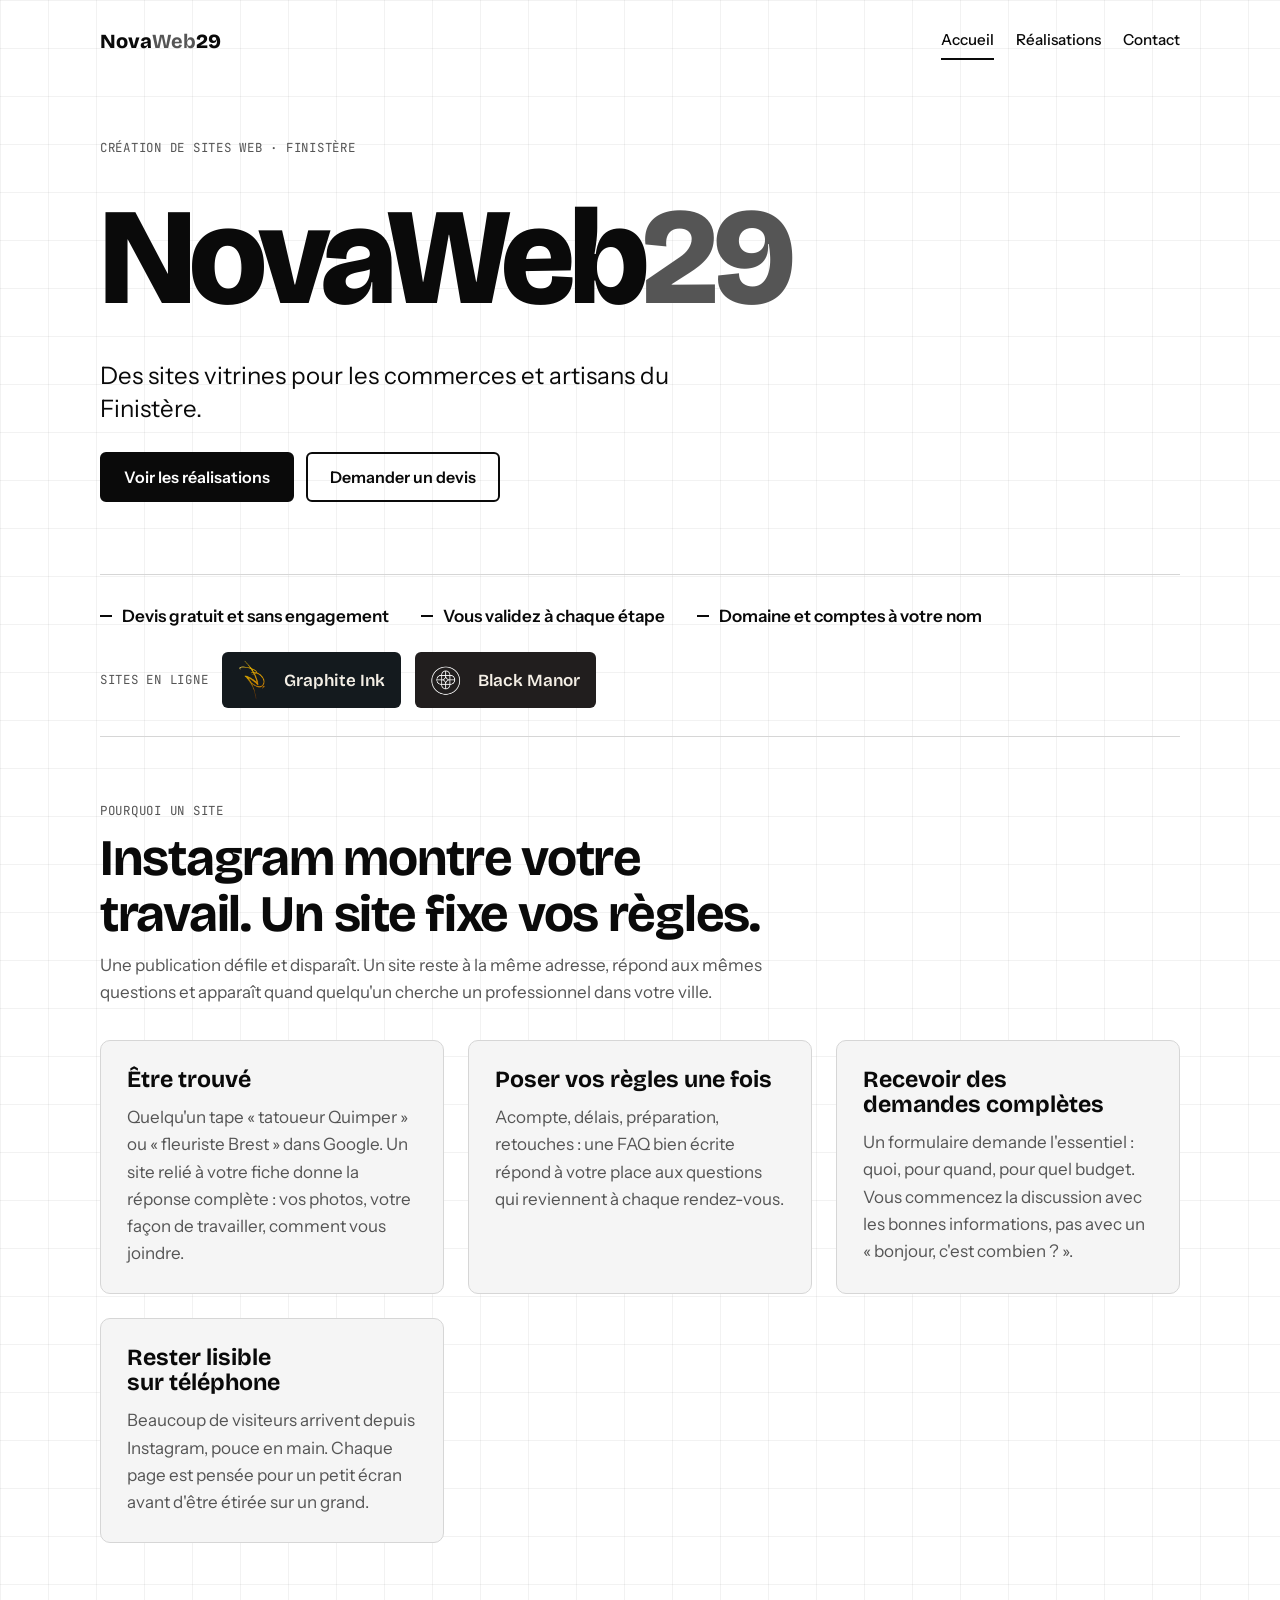
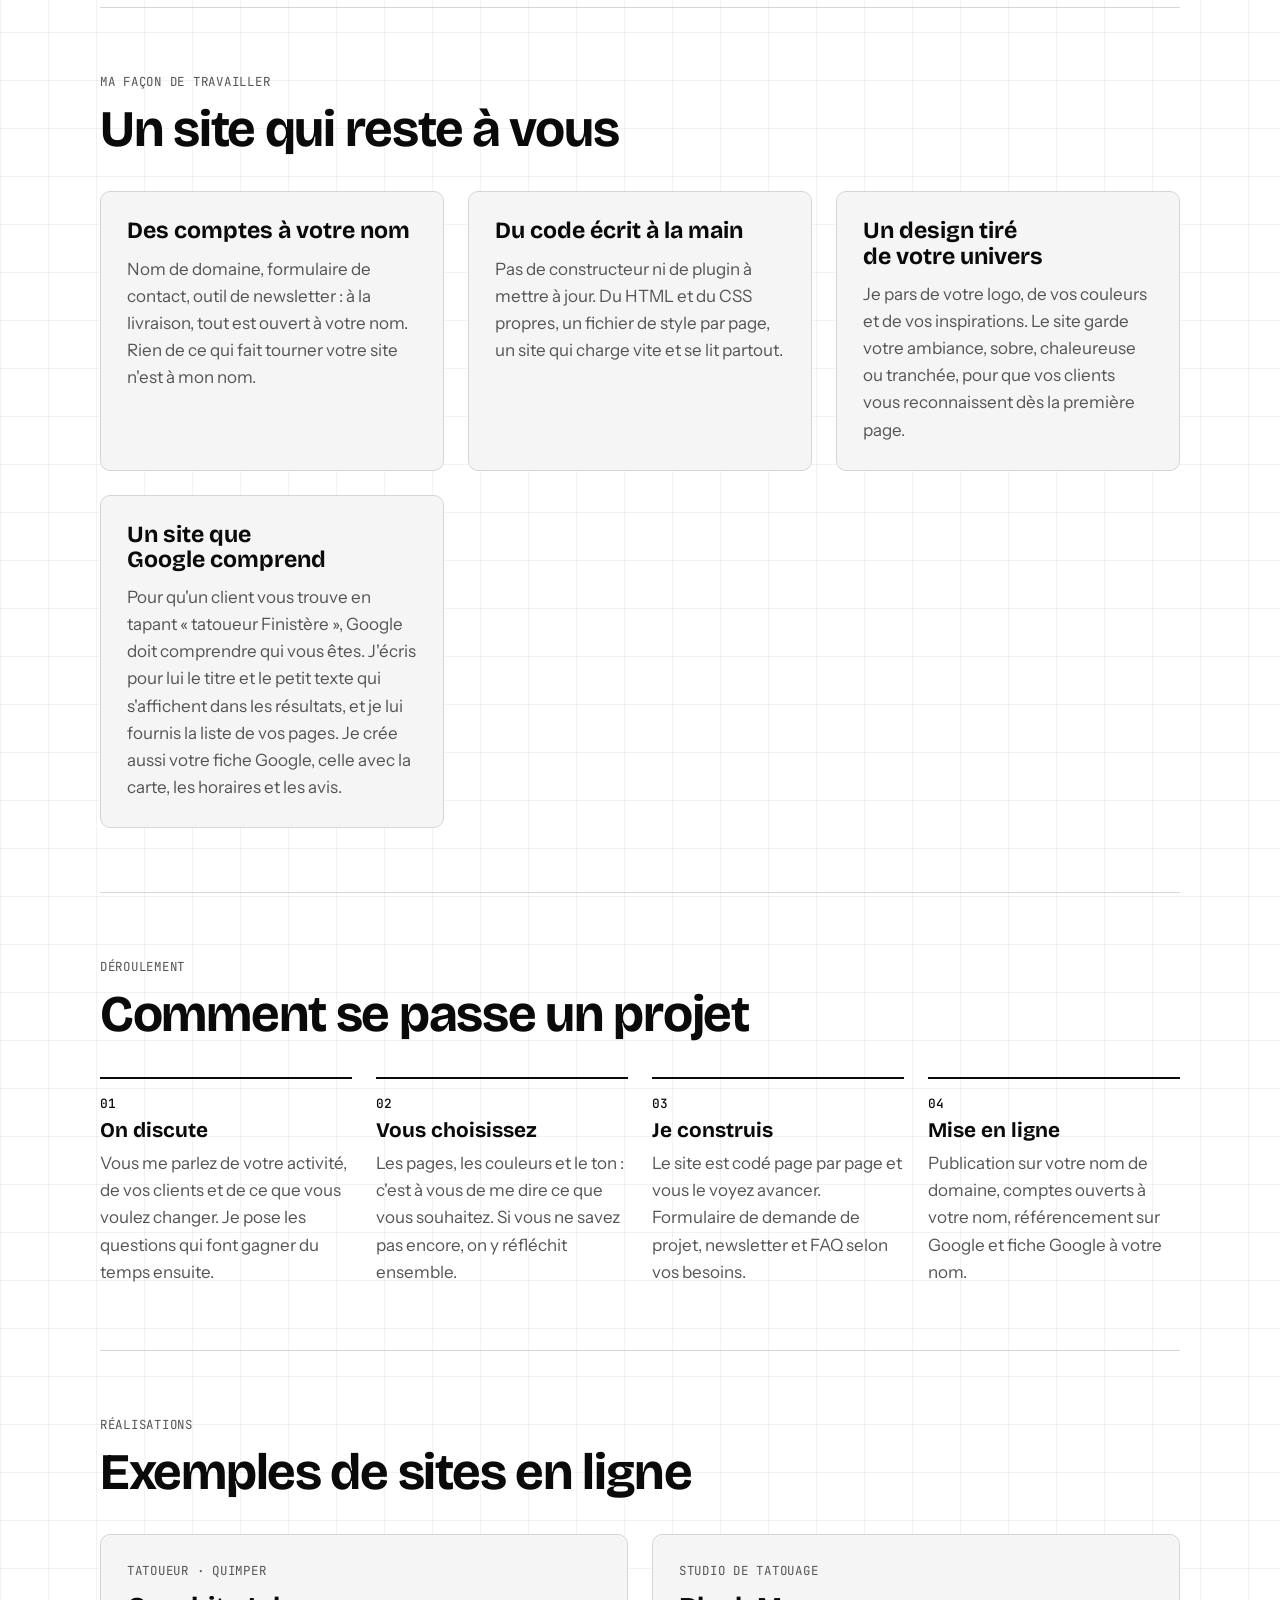
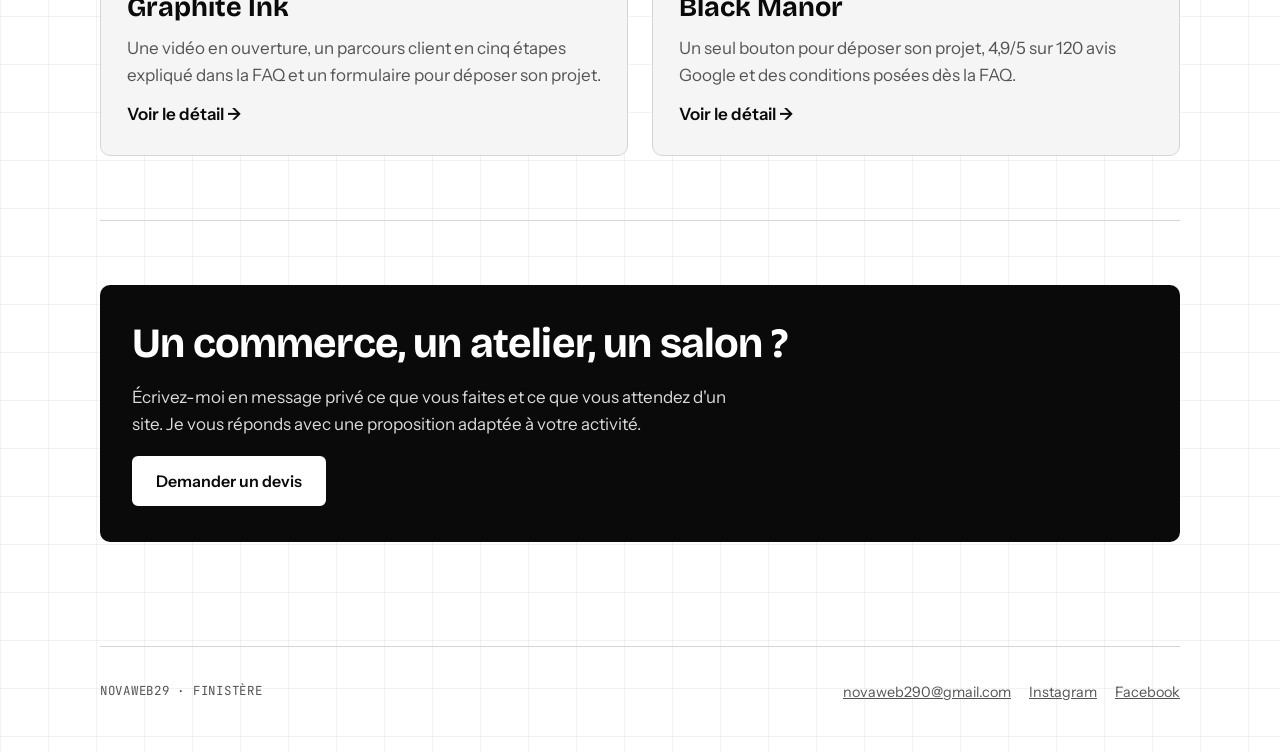
<file: index.html>
<!doctype html>
<html lang="fr">
<head>
  <meta charset="utf-8">
  <meta name="viewport" content="width=device-width, initial-scale=1">
  <title>Création de site web dans le Finistère — NovaWeb29</title>
  <meta name="description" content="Création de sites vitrines dans le Finistère (Brest, Quimper, Morlaix…) pour commerces, artisans et salons. Devis gratuit, design à votre image, domaine et comptes à votre nom.">
  <meta name="robots" content="index, follow, max-image-preview:large">
  <meta name="theme-color" content="#0A0A0A">
  <link rel="canonical" href="https://novaweb29.fr/">
  <link rel="icon" href="img/favicon.svg" type="image/svg+xml">
  <meta property="og:type" content="website">
  <meta property="og:locale" content="fr_FR">
  <meta property="og:site_name" content="NovaWeb29">
  <meta property="og:title" content="Création de site web dans le Finistère — NovaWeb29">
  <meta property="og:description" content="Création de sites vitrines dans le Finistère (Brest, Quimper, Morlaix…) pour commerces, artisans et salons. Devis gratuit, design à votre image, domaine et comptes à votre nom.">
  <meta property="og:url" content="https://novaweb29.fr/">
  <meta property="og:image" content="https://novaweb29.fr/img/og-image.png">
  <meta name="twitter:card" content="summary_large_image">
  <script type="application/ld+json">
  {
    "@context": "https://schema.org",
    "@type": "ProfessionalService",
    "name": "NovaWeb29",
    "url": "https://novaweb29.fr/",
    "image": "https://novaweb29.fr/img/og-image.png",
    "email": "novaweb290@gmail.com",
    "description": "Création de sites vitrines pour les commerces et artisans du Finistère.",
    "areaServed": {"@type":"AdministrativeArea","name":"Finistère"},
    "address": {"@type":"PostalAddress","addressRegion":"Bretagne","addressCountry":"FR"},
    "serviceType": "Création de site web",
    "sameAs": ["https://www.instagram.com/nova.web29/","https://www.facebook.com/profile.php?id=61596069277853"]
  }
  </script>
  <link rel="preconnect" href="https://fonts.googleapis.com">
  <link rel="preconnect" href="https://fonts.gstatic.com" crossorigin>
  <link rel="stylesheet" href="https://fonts.googleapis.com/css2?family=Bricolage+Grotesque:opsz,wght@12..96,500;12..96,700;12..96,800&family=Instrument+Sans:wght@400;500;600&family=JetBrains+Mono:wght@400;500&display=swap">
  <link rel="stylesheet" href="css/style.css">
</head>
<body>
<div class="wrap">

  <header class="site-header">
    <a class="logo" href="index.html">Nova<b>Web</b>29</a>
    <nav class="site-nav" aria-label="Navigation principale">
      <a href="index.html" aria-current="page">Accueil</a>
      <a href="realisations.html">Réalisations</a>
      <a href="contact.html">Contact</a>
    </nav>
  </header>

  <main>
    <section class="hero">
      <span class="mono">Création de sites web · Finistère</span>
      <h1>NovaWeb<span>29</span></h1>
      <p class="lead">Des sites vitrines pour les commerces et artisans du Finistère.</p>
      <div class="btn-row">
        <a class="btn btn--primary" href="realisations.html">Voir les réalisations</a>
        <a class="btn btn--ghost" href="contact.html">Demander un devis</a>
      </div>
    </section>

    <section class="trust" aria-label="Engagements et sites en ligne">
      <ul class="promises">
        <li>Devis gratuit et sans engagement</li>
        <li>Vous validez à chaque étape</li>
        <li>Domaine et comptes à votre nom</li>
      </ul>
      <div class="clients">
        <span class="mono">Sites en ligne</span>
        <a class="client client--graphite" href="realisations.html#graphite-ink">
          <img src="img/graphite-ink-logo.png" alt="" width="343" height="520">
          <span>Graphite Ink</span>
        </a>
        <a class="client client--manor" href="realisations.html#black-manor">
          <img src="img/black-manor-logo.png" alt="" width="281" height="293">
          <span>Black Manor</span>
        </a>
      </div>
    </section>

    <section class="section">
      <div class="section-head">
        <span class="mono">Pourquoi un site</span>
        <h2>Instagram montre votre travail. Un site fixe vos règles.</h2>
        <p>Une publication défile et disparaît. Un site reste à la même adresse, répond aux mêmes questions et apparaît quand quelqu'un cherche un professionnel dans votre ville.</p>
      </div>
      <div class="grid">
        <div class="card">
          <h3>Être trouvé</h3>
          <p>Quelqu'un tape « tatoueur Quimper » ou « fleuriste Brest » dans Google. Un site relié à votre fiche donne la réponse complète : vos photos, votre façon de travailler, comment vous joindre.</p>
        </div>
        <div class="card">
          <h3>Poser vos règles une fois</h3>
          <p>Acompte, délais, préparation, retouches : une FAQ bien écrite répond à votre place aux questions qui reviennent à chaque rendez-vous.</p>
        </div>
        <div class="card">
          <h3>Recevoir des demandes complètes</h3>
          <p>Un formulaire demande l'essentiel : quoi, pour quand, pour quel budget. Vous commencez la discussion avec les bonnes informations, pas avec un « bonjour, c'est combien ? ».</p>
        </div>
        <div class="card">
          <h3>Rester lisible sur téléphone</h3>
          <p>Beaucoup de visiteurs arrivent depuis Instagram, pouce en main. Chaque page est pensée pour un petit écran avant d'être étirée sur un grand.</p>
        </div>
      </div>
    </section>

    <section class="section">
      <div class="section-head">
        <span class="mono">Ma façon de travailler</span>
        <h2>Un site qui reste à vous</h2>
      </div>
      <div class="grid">
        <div class="card">
          <h3>Des comptes à votre nom</h3>
          <p>Nom de domaine, formulaire de contact, outil de newsletter : à la livraison, tout est ouvert à votre nom. Rien de ce qui fait tourner votre site n'est à mon nom.</p>
        </div>
        <div class="card">
          <h3>Du code écrit à la main</h3>
          <p>Pas de constructeur ni de plugin à mettre à jour. Du HTML et du CSS propres, un fichier de style par page, un site qui charge vite et se lit partout.</p>
        </div>
        <div class="card">
          <h3>Un design tiré de votre univers</h3>
          <p>Je pars de votre logo, de vos couleurs et de vos inspirations. Le site garde votre ambiance, sobre, chaleureuse ou tranchée, pour que vos clients vous reconnaissent dès la première page.</p>
        </div>
        <div class="card">
          <h3>Un site que Google comprend</h3>
          <p>Pour qu'un client vous trouve en tapant « tatoueur Finistère », Google doit comprendre qui vous êtes. J'écris pour lui le titre et le petit texte qui s'affichent dans les résultats, et je lui fournis la liste de vos pages. Je crée aussi votre fiche Google, celle avec la carte, les horaires et les avis.</p>
        </div>
      </div>
    </section>

    <section class="section">
      <div class="section-head">
        <span class="mono">Déroulement</span>
        <h2>Comment se passe un projet</h2>
      </div>
      <ol class="steps">
        <li>
          <h3>On discute</h3>
          <p>Vous me parlez de votre activité, de vos clients et de ce que vous voulez changer. Je pose les questions qui font gagner du temps ensuite.</p>
        </li>
        <li>
          <h3>Vous choisissez</h3>
          <p>Les pages, les couleurs et le ton : c'est à vous de me dire ce que vous souhaitez. Si vous ne savez pas encore, on y réfléchit ensemble.</p>
        </li>
        <li>
          <h3>Je construis</h3>
          <p>Le site est codé page par page et vous le voyez avancer. Formulaire de demande de projet, newsletter et FAQ selon vos besoins.</p>
        </li>
        <li>
          <h3>Mise en ligne</h3>
          <p>Publication sur votre nom de domaine, comptes ouverts à votre nom, référencement sur Google et fiche Google à votre nom.</p>
        </li>
      </ol>
    </section>

    <section class="section">
      <div class="section-head">
        <span class="mono">Réalisations</span>
        <h2>Exemples de sites en ligne</h2>
      </div>
      <div class="grid">
        <a class="card teaser" href="realisations.html#graphite-ink">
          <span class="mono">Tatoueur · Quimper</span>
          <strong>Graphite Ink</strong>
          <p>Une vidéo en ouverture, un parcours client en cinq étapes expliqué dans la FAQ et un formulaire pour déposer son projet.</p>
          <span class="more">Voir le détail →</span>
        </a>
        <a class="card teaser" href="realisations.html#black-manor">
          <span class="mono">Studio de tatouage</span>
          <strong>Black Manor</strong>
          <p>Un seul bouton pour déposer son projet, 4,9/5 sur 120 avis Google et des conditions posées dès la FAQ.</p>
          <span class="more">Voir le détail →</span>
        </a>
      </div>
    </section>

    <section class="section">
      <div class="cta-band">
        <h2>Un commerce, un atelier, un salon ?</h2>
        <p>Écrivez-moi en message privé ce que vous faites et ce que vous attendez d'un site. Je vous réponds avec une proposition adaptée à votre activité.</p>
        <a class="btn" href="contact.html">Demander un devis</a>
      </div>
    </section>
  </main>

  <footer class="site-footer">
    <span class="mono">NovaWeb29 · Finistère</span>
    <nav aria-label="Pied de page">
      <a href="mailto:novaweb290@gmail.com">novaweb290@gmail.com</a>
      <a href="https://www.instagram.com/nova.web29/" target="_blank" rel="noopener">Instagram</a>
      <a href="https://www.facebook.com/profile.php?id=61596069277853" target="_blank" rel="noopener">Facebook</a>
    </nav>
  </footer>

</div>
<script src="js/main.js"></script>
</body>
</html>
</file>
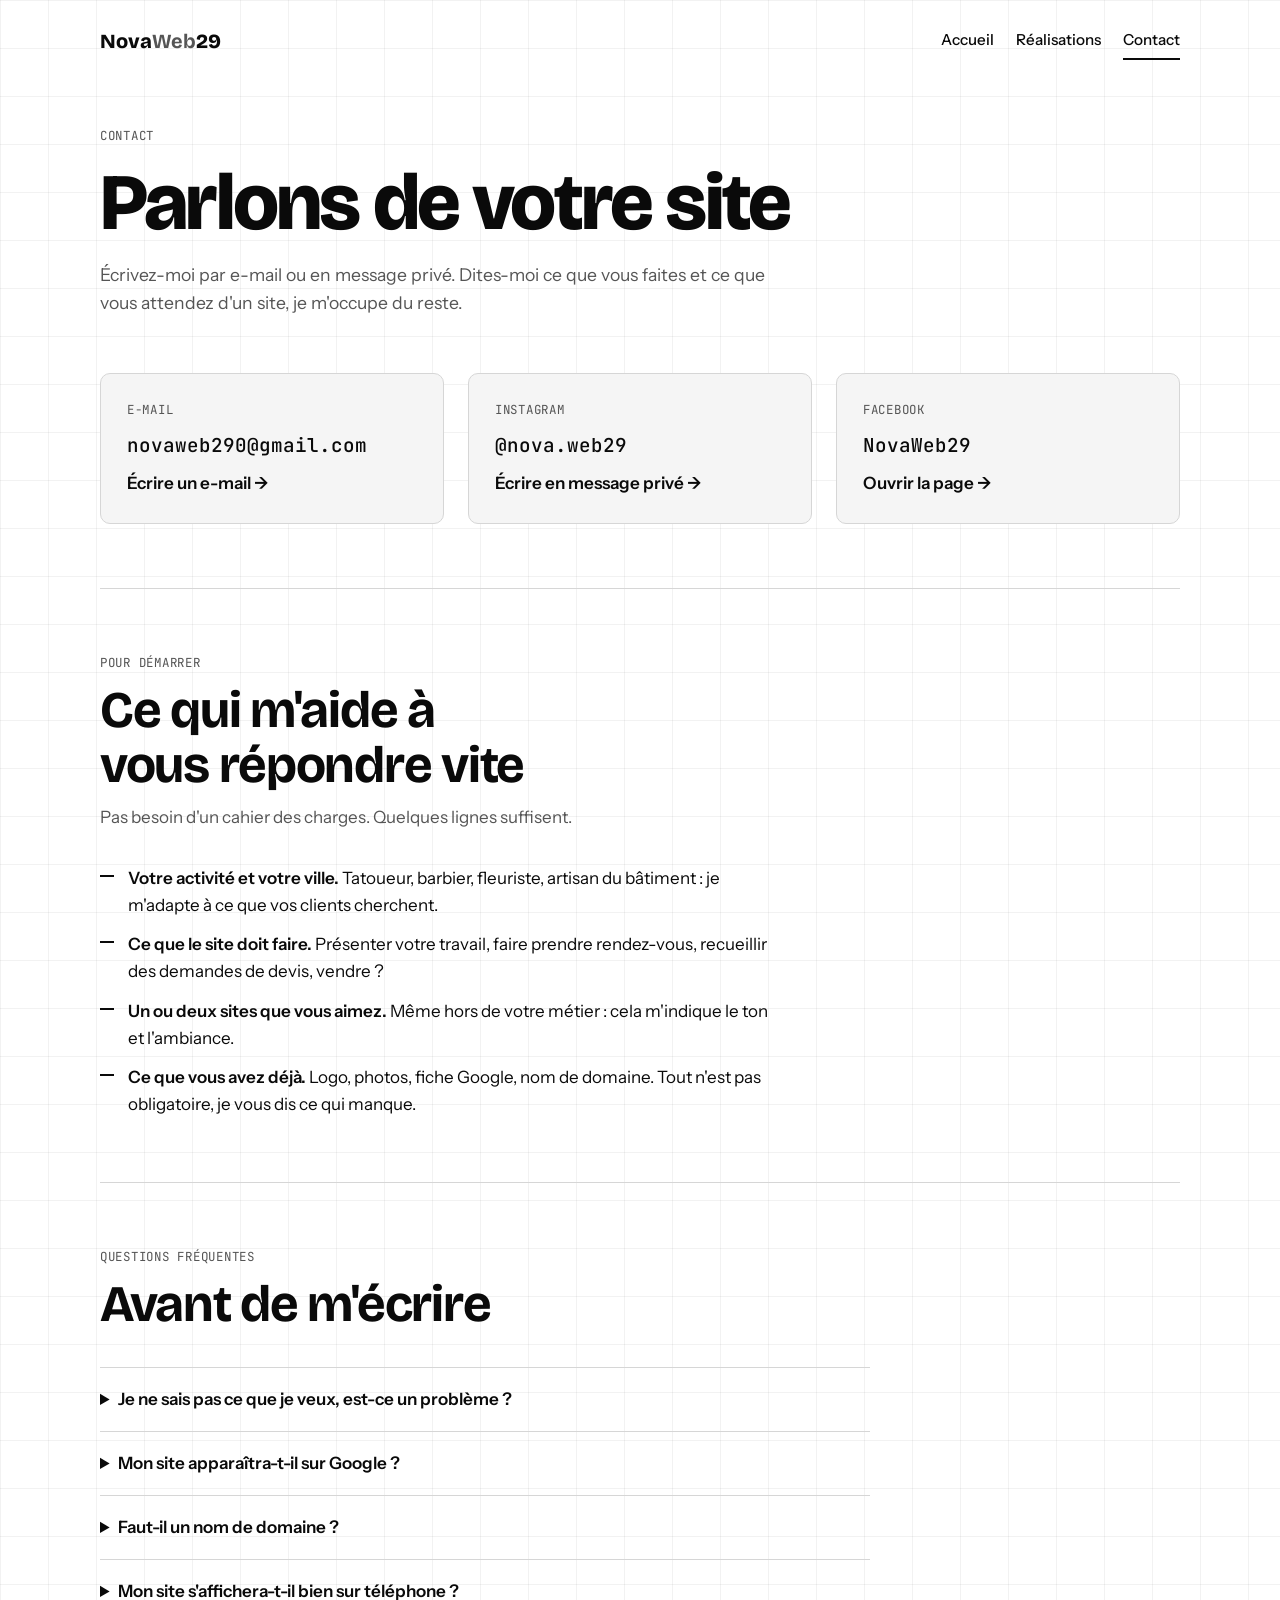
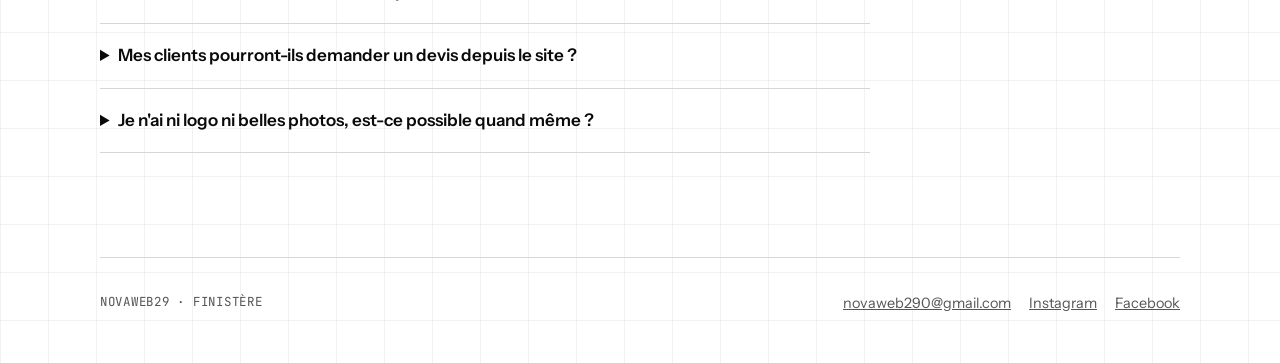
<file: contact.html>
<!doctype html>
<html lang="fr">
<head>
  <meta charset="utf-8">
  <meta name="viewport" content="width=device-width, initial-scale=1">
  <title>Devis site web dans le Finistère : contact — NovaWeb29</title>
  <meta name="description" content="Demandez un devis gratuit pour votre site web dans le Finistère. Écrivez à NovaWeb29 par e-mail, Instagram ou Facebook.">
  <meta name="robots" content="index, follow, max-image-preview:large">
  <meta name="theme-color" content="#0A0A0A">
  <link rel="canonical" href="https://novaweb29.fr/contact.html">
  <link rel="icon" href="img/favicon.svg" type="image/svg+xml">
  <meta property="og:type" content="website">
  <meta property="og:locale" content="fr_FR">
  <meta property="og:site_name" content="NovaWeb29">
  <meta property="og:title" content="Devis site web dans le Finistère : contact — NovaWeb29">
  <meta property="og:description" content="Demandez un devis gratuit pour votre site web dans le Finistère. Écrivez à NovaWeb29 par e-mail, Instagram ou Facebook.">
  <meta property="og:url" content="https://novaweb29.fr/contact.html">
  <meta property="og:image" content="https://novaweb29.fr/img/og-image.png">
  <meta name="twitter:card" content="summary_large_image">
  <link rel="preconnect" href="https://fonts.googleapis.com">
  <link rel="preconnect" href="https://fonts.gstatic.com" crossorigin>
  <link rel="stylesheet" href="https://fonts.googleapis.com/css2?family=Bricolage+Grotesque:opsz,wght@12..96,500;12..96,700;12..96,800&family=Instrument+Sans:wght@400;500;600&family=JetBrains+Mono:wght@400;500&display=swap">
  <link rel="stylesheet" href="css/style.css">
</head>
<body>
<div class="wrap">

  <header class="site-header">
    <a class="logo" href="index.html">Nova<b>Web</b>29</a>
    <nav class="site-nav" aria-label="Navigation principale">
      <a href="index.html">Accueil</a>
      <a href="realisations.html">Réalisations</a>
      <a href="contact.html" aria-current="page">Contact</a>
    </nav>
  </header>

  <main>
    <div class="page-head">
      <span class="mono">Contact</span>
      <h1>Parlons de votre site</h1>
      <p>Écrivez-moi par e-mail ou en message privé. Dites-moi ce que vous faites et ce que vous attendez d'un site, je m'occupe du reste.</p>
    </div>

    <div class="grid">
      <a class="card social" href="mailto:novaweb290@gmail.com">
        <span class="mono">E-mail</span>
        <strong>novaweb290@gmail.com</strong>
        <span class="more">Écrire un e-mail →</span>
      </a>
      <a class="card social" href="https://www.instagram.com/nova.web29/" target="_blank" rel="noopener">
        <span class="mono">Instagram</span>
        <strong>@nova.web29</strong>
        <span class="more">Écrire en message privé →</span>
      </a>
      <a class="card social" href="https://www.facebook.com/profile.php?id=61596069277853" target="_blank" rel="noopener">
        <span class="mono">Facebook</span>
        <strong>NovaWeb29</strong>
        <span class="more">Ouvrir la page →</span>
      </a>
    </div>

    <section class="section section--spaced">
      <div class="section-head">
        <span class="mono">Pour démarrer</span>
        <h2>Ce qui m'aide à vous répondre vite</h2>
        <p>Pas besoin d'un cahier des charges. Quelques lignes suffisent.</p>
      </div>
      <ul class="checks">
        <li><strong>Votre activité et votre ville.</strong> Tatoueur, barbier, fleuriste, artisan du bâtiment : je m'adapte à ce que vos clients cherchent.</li>
        <li><strong>Ce que le site doit faire.</strong> Présenter votre travail, faire prendre rendez-vous, recueillir des demandes de devis, vendre ?</li>
        <li><strong>Un ou deux sites que vous aimez.</strong> Même hors de votre métier : cela m'indique le ton et l'ambiance.</li>
        <li><strong>Ce que vous avez déjà.</strong> Logo, photos, fiche Google, nom de domaine. Tout n'est pas obligatoire, je vous dis ce qui manque.</li>
      </ul>
    </section>

    <section class="section">
      <div class="section-head">
        <span class="mono">Questions fréquentes</span>
        <h2>Avant de m'écrire</h2>
      </div>
      <div class="faq">
        <details>
          <summary>Je ne sais pas ce que je veux, est-ce un problème ?</summary>
          <p>Non. On réfléchit ensemble aux pages, aux couleurs et au ton, à partir de votre activité et de ce que vous aimez ailleurs.</p>
        </details>
        <details>
          <summary>Mon site apparaîtra-t-il sur Google ?</summary>
          <p>Je m'occupe de tout ce qui aide Google à vous trouver : le titre et la description affichés dans les résultats, la liste de vos pages envoyée à Google, et votre fiche Google avec vos horaires et votre zone. Personne ne peut promettre la première place, mais votre site est bien préparé pour y prétendre. Les premiers résultats prennent quelques semaines.</p>
        </details>
        <details>
          <summary>Faut-il un nom de domaine ?</summary>
          <p>C'est conseillé : une adresse à votre nom fait plus sérieux qu'un lien technique. Je vous explique comment le prendre à votre nom, puis le site est relié dessus.</p>
        </details>
        <details>
          <summary>Mon site s'affichera-t-il bien sur téléphone ?</summary>
          <p>Oui. Chaque page est pensée d'abord pour le téléphone, puis adaptée aux grands écrans.</p>
        </details>
        <details>
          <summary>Mes clients pourront-ils demander un devis depuis le site ?</summary>
          <p>Oui. Un formulaire de devis ou de projet envoie la demande dans votre boîte mail, avec l'essentiel : quoi, pour quand, pour quel budget.</p>
        </details>
        <details>
          <summary>Je n'ai ni logo ni belles photos, est-ce possible quand même ?</summary>
          <p>Oui. On regarde ensemble ce qui manque et comment le compenser. Un logo simple et quelques bonnes photos de votre travail suffisent pour démarrer.</p>
        </details>
      </div>
    </section>
  </main>

  <footer class="site-footer">
    <span class="mono">NovaWeb29 · Finistère</span>
    <nav aria-label="Pied de page">
      <a href="mailto:novaweb290@gmail.com">novaweb290@gmail.com</a>
      <a href="https://www.instagram.com/nova.web29/" target="_blank" rel="noopener">Instagram</a>
      <a href="https://www.facebook.com/profile.php?id=61596069277853" target="_blank" rel="noopener">Facebook</a>
    </nav>
  </footer>

</div>
<script src="js/main.js"></script>
</body>
</html>
</file>
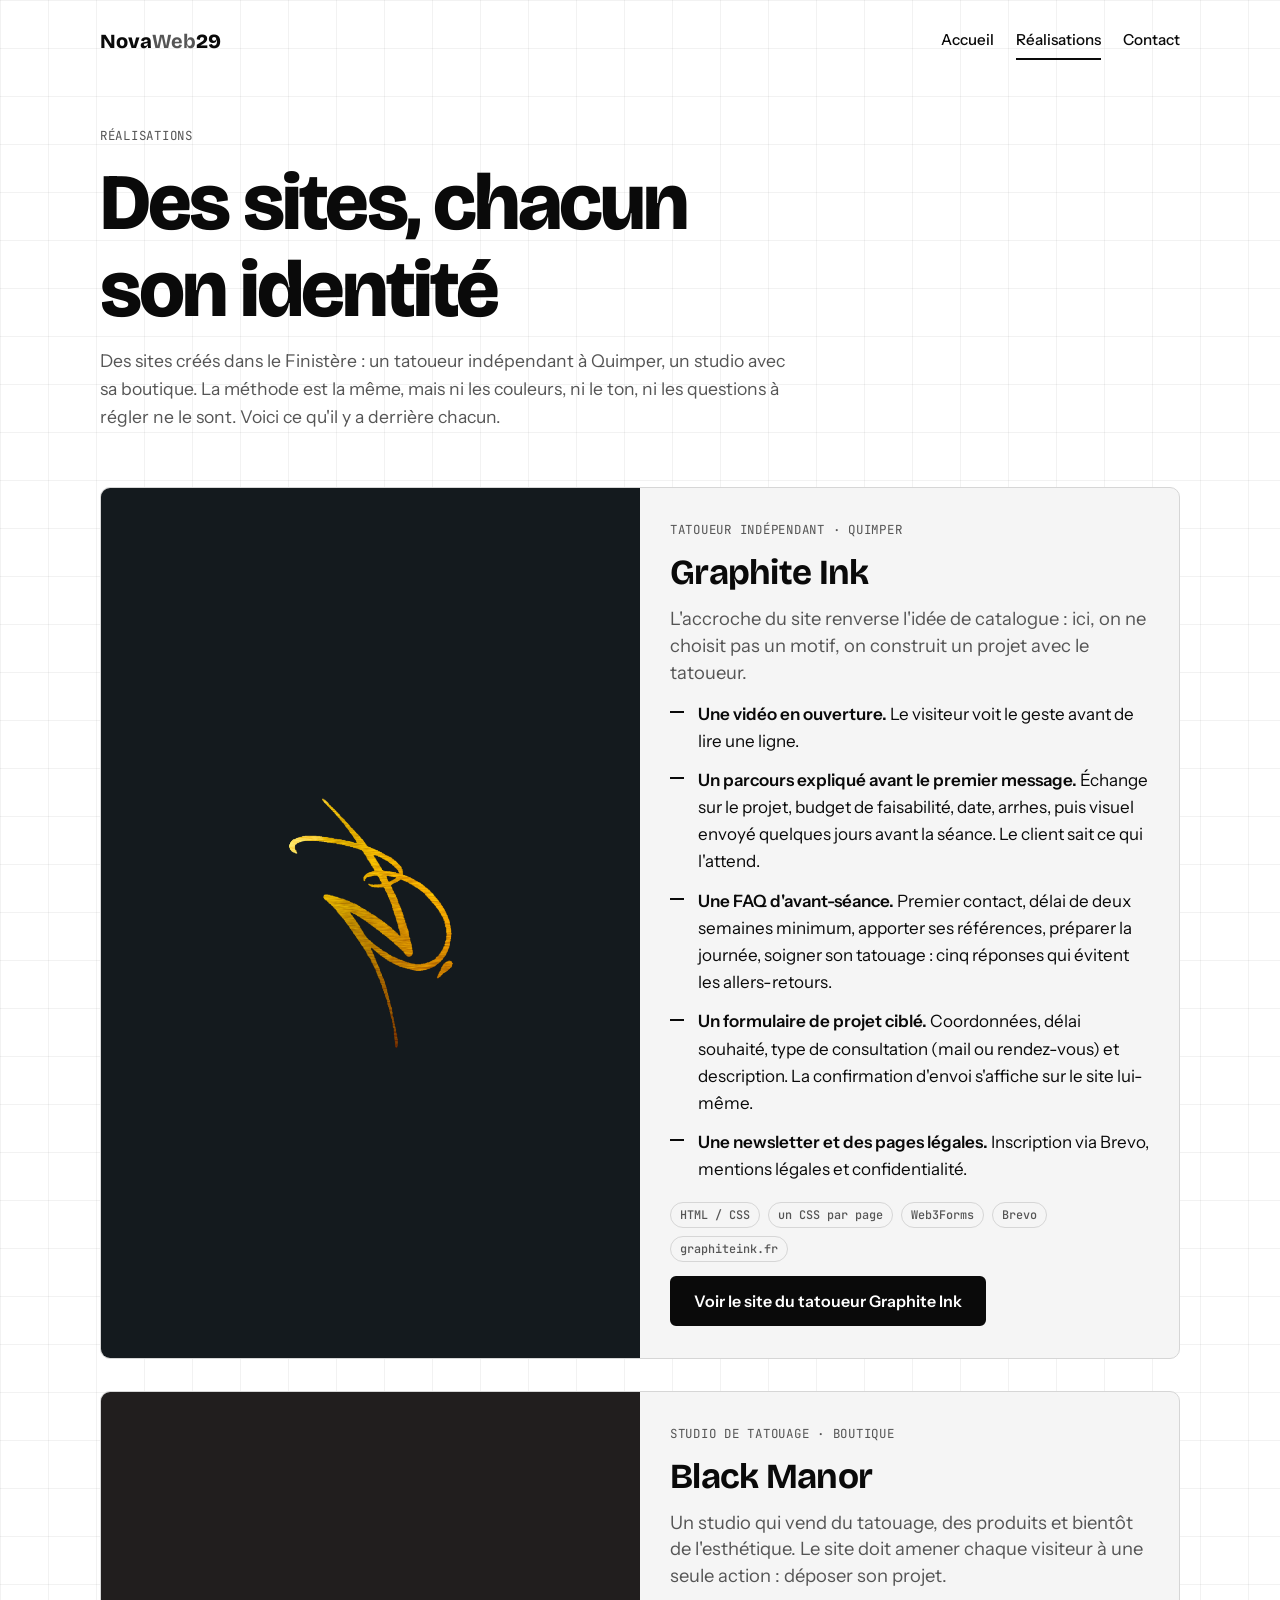
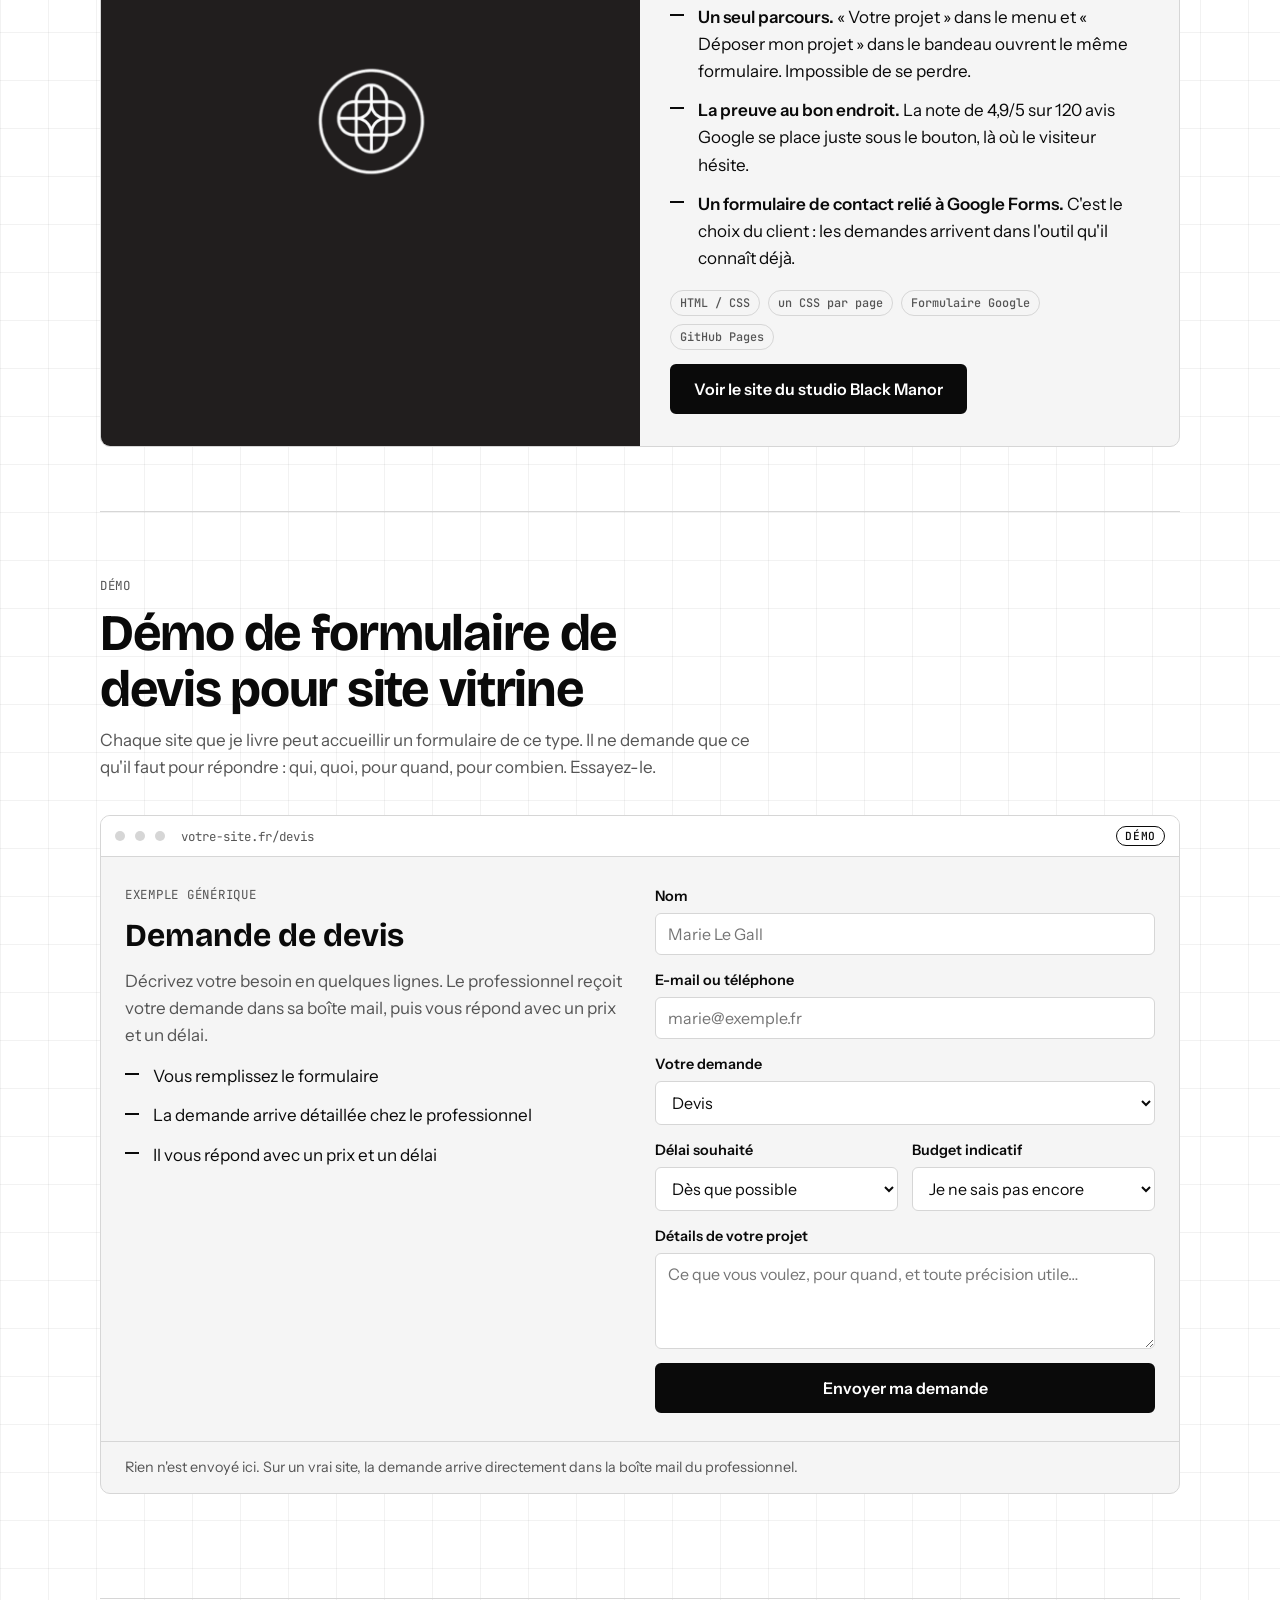
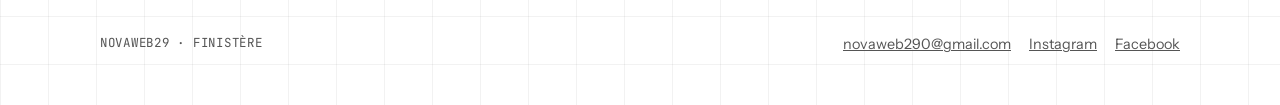
<file: realisations.html>
<!doctype html>
<html lang="fr">
  <head>
    <meta charset="utf-8" />
    <meta name="viewport" content="width=device-width, initial-scale=1" />
    <title>
      Réalisations : sites web pour tatoueurs et commerces du Finistère —
      NovaWeb29
    </title>
    <meta
      name="description"
      content="Exemples de sites créés par NovaWeb29 dans le Finistère : Graphite Ink et Black Manor, tatoueurs à Quimper, avec formulaire de projet, FAQ, newsletter et démo de demande de devis."
    />
    <meta name="robots" content="index, follow, max-image-preview:large" />
    <meta name="theme-color" content="#0A0A0A" />
    <link rel="canonical" href="https://novaweb29.fr/realisations.html" />
    <link rel="icon" href="img/favicon.svg" type="image/svg+xml" />
    <meta property="og:type" content="website" />
    <meta property="og:locale" content="fr_FR" />
    <meta property="og:site_name" content="NovaWeb29" />
    <meta
      property="og:title"
      content="Réalisations : sites web pour tatoueurs et commerces du Finistère — NovaWeb29"
    />
    <meta
      property="og:description"
      content="Exemples de sites créés par NovaWeb29 dans le Finistère : Graphite Ink et Black Manor, tatoueurs à Quimper, avec formulaire de projet, FAQ, newsletter et démo de demande de devis."
    />
    <meta property="og:url" content="https://novaweb29.fr/realisations.html" />
    <meta property="og:image" content="https://novaweb29.fr/img/og-image.png" />
    <meta name="twitter:card" content="summary_large_image" />
    <link rel="preconnect" href="https://fonts.googleapis.com" />
    <link rel="preconnect" href="https://fonts.gstatic.com" crossorigin />
    <link
      rel="stylesheet"
      href="https://fonts.googleapis.com/css2?family=Bricolage+Grotesque:opsz,wght@12..96,500;12..96,700;12..96,800&family=Instrument+Sans:wght@400;500;600&family=JetBrains+Mono:wght@400;500&display=swap"
    />
    <link rel="stylesheet" href="css/style.css" />
    <link rel="stylesheet" href="css/realisations.css" />
    <script type="application/ld+json">
      {
        "@context": "https://schema.org",
        "@type": "CollectionPage",
        "name": "Réalisations NovaWeb29",
        "url": "https://novaweb29.fr/realisations.html",
        "isPartOf": {
          "@type": "WebSite",
          "name": "NovaWeb29",
          "url": "https://novaweb29.fr/"
        },
        "mainEntity": {
          "@type": "ItemList",
          "itemListElement": [
            {
              "@type": "ListItem",
              "position": 1,
              "item": {
                "@type": "WebSite",
                "name": "Graphite Ink",
                "url": "https://graphiteink.fr/",
                "author": {
                  "@type": "Organization",
                  "name": "NovaWeb29",
                  "url": "https://novaweb29.fr/"
                }
              }
            },
            {
              "@type": "ListItem",
              "position": 2,
              "item": {
                "@type": "WebSite",
                "name": "Black Manor",
                "url": "https://notix94.github.io/black-manor/",
                "author": {
                  "@type": "Organization",
                  "name": "NovaWeb29",
                  "url": "https://novaweb29.fr/"
                }
              }
            }
          ]
        }
      }
    </script>
  </head>
  <body>
    <div class="wrap">
      <header class="site-header">
        <a class="logo" href="index.html">Nova<b>Web</b>29</a>
        <nav class="site-nav" aria-label="Navigation principale">
          <a href="index.html">Accueil</a>
          <a href="realisations.html" aria-current="page">Réalisations</a>
          <a href="contact.html">Contact</a>
        </nav>
      </header>

      <main>
        <div class="page-head">
          <span class="mono">Réalisations</span>
          <h1>Des sites, chacun son identité</h1>
          <p>
            Des sites créés dans le Finistère : un tatoueur indépendant à
            Quimper, un studio avec sa boutique. La méthode est la même, mais ni
            les couleurs, ni le ton, ni les questions à régler ne le sont. Voici
            ce qu'il y a derrière chacun.
          </p>
        </div>

        <article class="case case--graphite" id="graphite-ink">
          <div class="case__visual">
            <img
              src="img/graphite-ink-logo.png"
              alt="Logo du site de tatoueur Graphite Ink à Quimper, signature dorée"
              width="343"
              height="520"
            />
          </div>
          <div class="case__text">
            <span class="mono">Tatoueur indépendant · Quimper</span>
            <h2>Graphite Ink</h2>
            <p class="case__lead">
              L'accroche du site renverse l'idée de catalogue : ici, on ne
              choisit pas un motif, on construit un projet avec le tatoueur.
            </p>
            <ul class="checks">
              <li>
                <strong>Une vidéo en ouverture.</strong> Le visiteur voit le
                geste avant de lire une ligne.
              </li>
              <li>
                <strong>Un parcours expliqué avant le premier message.</strong>
                Échange sur le projet, budget de faisabilité, date, arrhes, puis
                visuel envoyé quelques jours avant la séance. Le client sait ce
                qui l'attend.
              </li>
              <li>
                <strong>Une FAQ d'avant-séance.</strong> Premier contact, délai
                de deux semaines minimum, apporter ses références, préparer la
                journée, soigner son tatouage : cinq réponses qui évitent les
                allers-retours.
              </li>
              <li>
                <strong>Un formulaire de projet ciblé.</strong> Coordonnées,
                délai souhaité, type de consultation (mail ou rendez-vous) et
                description. La confirmation d'envoi s'affiche sur le site
                lui-même.
              </li>
              <li>
                <strong>Une newsletter et des pages légales.</strong>
                Inscription via Brevo, mentions légales et confidentialité.
              </li>
            </ul>
            <div class="tags">
              <span>HTML / CSS</span><span>un CSS par page</span
              ><span>Web3Forms</span><span>Brevo</span
              ><span>graphiteink.fr</span>
            </div>
            <div class="btn-row">
              <a
                class="btn btn--primary"
                href="https://graphiteink.fr/"
                target="_blank"
                rel="noopener"
                >Voir le site du tatoueur Graphite Ink</a
              >
            </div>
          </div>
        </article>

        <article class="case case--manor" id="black-manor">
          <div class="case__visual">
            <img
              src="img/black-manor-logo.png"
              alt="Logo du studio de tatouage Black Manor, rosace"
              width="281"
              height="293"
            />
          </div>
          <div class="case__text">
            <span class="mono">Studio de tatouage · boutique</span>
            <h2>Black Manor</h2>
            <p class="case__lead">
              Un studio qui vend du tatouage, des produits et bientôt de
              l'esthétique. Le site doit amener chaque visiteur à une seule
              action : déposer son projet.
            </p>
            <ul class="checks">
              <li>
                <strong>Un seul parcours.</strong> « Votre projet » dans le menu
                et « Déposer mon projet » dans le bandeau ouvrent le même
                formulaire. Impossible de se perdre.
              </li>
              <li>
                <strong>La preuve au bon endroit.</strong> La note de 4,9/5 sur
                120 avis Google se place juste sous le bouton, là où le visiteur
                hésite.
              </li>
              <li>
                <strong>Un formulaire de contact relié à Google Forms.</strong>
                C'est le choix du client : les demandes arrivent dans l'outil
                qu'il connaît déjà.
              </li>
            </ul>
            <div class="tags">
              <span>HTML / CSS</span><span>un CSS par page</span
              ><span>Formulaire Google</span><span>GitHub Pages</span>
            </div>
            <div class="btn-row">
              <a
                class="btn btn--primary"
                href="https://notix94.github.io/black-manor/"
                target="_blank"
                rel="noopener"
                >Voir le site du studio Black Manor</a
              >
            </div>
          </div>
        </article>

        <section class="section section--spaced" id="demo">
          <div class="section-head">
            <span class="mono">Démo</span>
            <h2>Démo de formulaire de devis pour site vitrine</h2>
            <p>
              Chaque site que je livre peut accueillir un formulaire de ce type.
              Il ne demande que ce qu'il faut pour répondre : qui, quoi, pour
              quand, pour combien. Essayez-le.
            </p>
          </div>
          <div class="demo">
            <div class="demo__chrome">
              <i></i><i></i><i></i>
              <span class="demo__url">votre-site.fr/devis</span>
              <span class="demo__badge">Démo</span>
            </div>
            <div class="demo__body">
              <div class="demo__intro">
                <span class="mono">Exemple générique</span>
                <h3>Demande de devis</h3>
                <p>
                  Décrivez votre besoin en quelques lignes. Le professionnel
                  reçoit votre demande dans sa boîte mail, puis vous répond avec
                  un prix et un délai.
                </p>
                <ol class="checks">
                  <li>Vous remplissez le formulaire</li>
                  <li>La demande arrive détaillée chez le professionnel</li>
                  <li>Il vous répond avec un prix et un délai</li>
                </ol>
              </div>
              <div>
                <form id="devis" novalidate>
                  <label for="nom"
                    >Nom
                    <input
                      id="nom"
                      name="nom"
                      type="text"
                      autocomplete="name"
                      placeholder="Marie Le Gall"
                    />
                  </label>
                  <label for="contact"
                    >E-mail ou téléphone
                    <input
                      id="contact"
                      name="contact"
                      type="text"
                      autocomplete="email"
                      placeholder="marie@exemple.fr"
                    />
                  </label>
                  <label for="type"
                    >Votre demande
                    <select id="type" name="type">
                      <option>Devis</option>
                      <option>Prise de rendez-vous</option>
                      <option>Question avant de me décider</option>
                    </select>
                  </label>
                  <div class="form-row">
                    <label for="delai"
                      >Délai souhaité
                      <select id="delai" name="delai">
                        <option>Dès que possible</option>
                        <option>Sous un mois</option>
                        <option>Dans 2 à 3 mois</option>
                        <option>Pas de date précise</option>
                      </select>
                    </label>
                    <label for="budget"
                      >Budget indicatif
                      <select id="budget" name="budget">
                        <option>Je ne sais pas encore</option>
                        <option>Moins de 100 €</option>
                        <option>100 à 500 €</option>
                        <option>Plus de 500 €</option>
                      </select>
                    </label>
                  </div>
                  <label for="msg"
                    >Détails de votre projet
                    <textarea
                      id="msg"
                      name="msg"
                      placeholder="Ce que vous voulez, pour quand, et toute précision utile…"
                    ></textarea>
                  </label>
                  <button class="btn btn--primary" type="submit">
                    Envoyer ma demande
                  </button>
                </form>
                <div class="recap" id="recap" hidden>
                  <strong>Demande bien reçue</strong>
                  <dl id="recap-list"></dl>
                  <button class="btn btn--ghost" type="button" id="recap-reset">
                    Refaire une demande
                  </button>
                </div>
              </div>
            </div>
            <p class="demo__note">
              Rien n'est envoyé ici. Sur un vrai site, la demande arrive
              directement dans la boîte mail du professionnel.
            </p>
          </div>
        </section>
      </main>

      <footer class="site-footer">
        <span class="mono">NovaWeb29 · Finistère</span>
        <nav aria-label="Pied de page">
          <a href="mailto:novaweb290@gmail.com">novaweb290@gmail.com</a>
          <a
            href="https://www.instagram.com/nova.web29/"
            target="_blank"
            rel="noopener"
            >Instagram</a
          >
          <a
            href="https://www.facebook.com/profile.php?id=61596069277853"
            target="_blank"
            rel="noopener"
            >Facebook</a
          >
        </nav>
      </footer>
    </div>
    <script src="js/main.js"></script>
  </body>
</html>
</file>
<file: css/style.css>
/* NovaWeb29 — feuille de style commune aux trois pages.
   Concept : carte marine en noir et blanc (quadrillage, coordonnées de Brest).
   css/realisations.css ne colore que les panneaux logo des clients. */

/* ---------- Variables ---------- */
:root {
  --bg: #FFFFFF;
  --surface: #F5F5F5;
  --fg: #0A0A0A;
  --muted: #555555;
  --line: #D6D6D6;
  --accent: #0A0A0A;
  --accent-fg: #FFFFFF;
  --signal: #0A0A0A;
  --grid: rgba(0, 0, 0, .05);

  --font-display: "Bricolage Grotesque", "Helvetica Neue", Arial, sans-serif;
  --font-body: "Instrument Sans", "Helvetica Neue", Arial, sans-serif;
  --font-mono: "JetBrains Mono", ui-monospace, Menlo, Consolas, monospace;
}

@media (prefers-color-scheme: dark) {
  :root:not([data-theme="light"]) {
    --bg: #0A0A0A;
    --surface: #151515;
    --fg: #F5F5F5;
    --muted: #A3A3A3;
    --line: #2E2E2E;
    --accent: #FFFFFF;
    --accent-fg: #0A0A0A;
    --signal: #FFFFFF;
    --grid: rgba(255, 255, 255, .06);
    color-scheme: dark;
  }
}

:root[data-theme="dark"] {
  --bg: #0A0A0A;
  --surface: #151515;
  --fg: #F5F5F5;
  --muted: #A3A3A3;
  --line: #2E2E2E;
  --accent: #FFFFFF;
  --accent-fg: #0A0A0A;
  --signal: #FFFFFF;
  --grid: rgba(255, 255, 255, .06);
  color-scheme: dark;
}

/* ---------- Base ---------- */
*, *::before, *::after { box-sizing: border-box; }
[hidden] { display: none !important; }
html { scroll-behavior: smooth; }

body {
  margin: 0;
  padding-inline: max(16px, env(safe-area-inset-left, 0px)) max(16px, env(safe-area-inset-right, 0px));
  background-color: var(--bg);
  background-image:
    linear-gradient(var(--grid) 1px, transparent 1px),
    linear-gradient(90deg, var(--grid) 1px, transparent 1px);
  background-size: 48px 48px;
  color: var(--fg);
  font-family: var(--font-body);
  font-size: 17px;
  line-height: 1.6;
}

.wrap { max-width: 1080px; margin-inline: auto; }

a { color: var(--accent); }
img { max-width: 100%; height: auto; }
:focus-visible { outline: 3px solid var(--signal); outline-offset: 3px; border-radius: 4px; }

h1, h2, h3 { margin: 0; font-family: var(--font-display); line-height: 1.08; text-wrap: balance; }
p { margin: 0; }

.mono {
  font-family: var(--font-mono);
  font-size: .78rem;
  letter-spacing: .06em;
  text-transform: uppercase;
  color: var(--muted);
}

/* ---------- En-tête et pied de page ---------- */
.site-header {
  display: flex;
  flex-wrap: wrap;
  align-items: center;
  justify-content: space-between;
  gap: 12px 28px;
  padding-block: 22px;
}

.logo {
  font-family: var(--font-display);
  font-weight: 800;
  font-size: 1.25rem;
  color: var(--fg);
  text-decoration: none;
}
.logo b { color: var(--muted); }

.site-nav { display: flex; flex-wrap: wrap; gap: 6px 22px; }
.site-nav a {
  padding-block: 6px;
  border-bottom: 2px solid transparent;
  color: var(--fg);
  font-weight: 500;
  font-size: .95rem;
  text-decoration: none;
}
.site-nav a:hover,
.site-nav a[aria-current="page"] { border-color: var(--signal); }

.site-footer {
  display: flex;
  flex-wrap: wrap;
  justify-content: space-between;
  gap: 10px 24px;
  margin-top: 40px;
  padding-block: 34px 48px;
  border-top: 1px solid var(--line);
}
.site-footer nav { display: flex; flex-wrap: wrap; gap: 6px 18px; }
.site-footer a { color: var(--muted); font-size: .9rem; }

/* ---------- Boutons ---------- */
.btn {
  display: inline-block;
  padding: 13px 22px;
  border: 2px solid var(--accent);
  border-radius: 6px;
  font: 600 1rem var(--font-body);
  text-decoration: none;
  cursor: pointer;
  transition: transform .15s ease;
}
.btn:hover { transform: translateY(-1px); }
.btn--primary { background: var(--accent); color: var(--accent-fg); }
.btn--ghost { background: transparent; color: var(--accent); }
.btn-row { display: flex; flex-wrap: wrap; gap: 12px; }

/* ---------- Sections ---------- */
.section { padding-block: 64px; border-top: 1px solid var(--line); }
.section--spaced { margin-top: 64px; }

.section-head { display: grid; gap: 10px; max-width: 62ch; margin-bottom: 34px; }
.section-head h2 { font-size: clamp(2rem, 5vw, 3.2rem); font-weight: 700; letter-spacing: -.025em; }
.section-head p { color: var(--muted); }

/* ---------- Accueil : hero ---------- */
.hero { display: grid; gap: 26px; padding-block: 56px 72px; }
.hero h1 { font-size: clamp(3.4rem, 13vw, 8.6rem); font-weight: 800; letter-spacing: -.04em; }
.hero h1 span { color: var(--muted); }
.hero .lead { max-width: 36ch; font-size: clamp(1.15rem, 2.6vw, 1.5rem); line-height: 1.4; }

/* ---------- Pages intérieures : titre ---------- */
.page-head { display: grid; gap: 14px; max-width: 64ch; padding-block: 44px 56px; }
.page-head h1 { font-size: clamp(2.6rem, 8vw, 5rem); font-weight: 800; letter-spacing: -.035em; }
.page-head p { color: var(--muted); font-size: 1.1rem; }

/* ---------- Cartes ---------- */
.grid {
  display: grid;
  gap: 24px;
  grid-template-columns: repeat(auto-fit, minmax(min(100%, 300px), 1fr));
}

.card {
  display: grid;
  gap: 12px;
  align-content: start;
  min-width: 0;
  padding: 26px;
  border: 1px solid var(--line);
  border-radius: 10px;
  background: var(--surface);
}
.card h3 { font-size: 1.45rem; font-weight: 700; }
.card p { color: var(--muted); }

.teaser { color: inherit; text-decoration: none; transition: border-color .15s ease; }
.teaser:hover { border-color: var(--signal); }
.teaser strong { font-family: var(--font-display); font-size: 1.7rem; font-weight: 700; line-height: 1.1; }
.teaser .more { color: var(--accent); font-weight: 600; }

.social { color: inherit; text-decoration: none; transition: border-color .15s ease; }
.social:hover { border-color: var(--signal); }
.social strong { font: 500 1.2rem var(--font-mono); overflow-wrap: anywhere; }
.social .more { color: var(--accent); font-weight: 600; }

/* ---------- Bandeau d'appel final ---------- */
.cta-band {
  display: grid;
  gap: 18px;
  justify-items: start;
  padding: 36px 32px;
  border-radius: 10px;
  background: var(--fg);
  color: var(--bg);
}
.cta-band h2 { font-size: clamp(1.8rem, 4vw, 2.6rem); font-weight: 700; letter-spacing: -.02em; }
.cta-band p { max-width: 56ch; opacity: .85; }
.cta-band .btn { border-color: var(--bg); background: var(--bg); color: var(--fg); }

/* ---------- Listes et étapes ---------- */
.checks { display: grid; gap: 12px; margin: 0; padding: 0; list-style: none; max-width: 62ch; }
.checks li { position: relative; padding-left: 28px; }
.checks li::before {
  content: "";
  position: absolute;
  left: 0;
  top: .6em;
  width: 14px;
  height: 2px;
  background: var(--signal);
}
.checks strong { font-weight: 600; }

.steps {
  display: grid;
  gap: 24px;
  margin: 0;
  padding: 0;
  list-style: none;
  grid-template-columns: repeat(auto-fit, minmax(min(100%, 230px), 1fr));
  counter-reset: step;
}
.steps li { display: grid; gap: 8px; align-content: start; padding-top: 16px; border-top: 2px solid var(--fg); counter-increment: step; }
.steps li::before { content: "0" counter(step); color: var(--signal); font: 500 .8rem var(--font-mono); }
.steps h3 { font-size: 1.3rem; font-weight: 700; }
.steps p { color: var(--muted); }

/* ---------- Réalisations ---------- */
.case {
  display: grid;
  grid-template-columns: repeat(auto-fit, minmax(min(100%, 380px), 1fr));
  overflow: hidden;
  border: 1px solid var(--line);
  border-radius: 10px;
  background: var(--surface);
}
.case + .case { margin-top: 32px; }

.case__visual {
  display: grid;
  gap: 28px;
  align-content: center;
  justify-items: center;
  min-width: 0;
  padding: 40px 28px;
}
.case__visual img { display: block; width: auto; max-height: 260px; }

.case__text { display: grid; gap: 14px; align-content: start; min-width: 0; padding: 32px 30px; }
.case__text h2 { font-size: 2.2rem; font-weight: 700; letter-spacing: -.02em; }
.case__lead { font-size: 1.15rem; line-height: 1.45; }
.case__text p { color: var(--muted); }


.tags { display: flex; flex-wrap: wrap; gap: 8px; margin-top: 4px; }
.tags span {
  padding: 4px 9px;
  border: 1px solid var(--line);
  border-radius: 99px;
  color: var(--muted);
  font: 500 .74rem var(--font-mono);
}

/* ---------- Démo de demande de devis ---------- */
.demo { overflow: hidden; border: 1px solid var(--line); border-radius: 10px; background: var(--surface); }
.demo__chrome { display: flex; align-items: center; gap: 10px; padding: 10px 14px; border-bottom: 1px solid var(--line); background: var(--bg); }
.demo__chrome i { display: inline-block; width: 10px; height: 10px; border-radius: 50%; background: var(--line); }
.demo__url { margin-left: 6px; color: var(--muted); font: 400 .78rem var(--font-mono); overflow-wrap: anywhere; }
.demo__badge {
  margin-left: auto;
  padding: 2px 8px;
  border: 1px solid var(--signal);
  border-radius: 99px;
  color: var(--signal);
  font: 500 .7rem var(--font-mono);
  letter-spacing: .06em;
  text-transform: uppercase;
  white-space: nowrap;
}
.demo__body { display: grid; gap: 30px; padding: 28px 24px; grid-template-columns: repeat(auto-fit, minmax(min(100%, 320px), 1fr)); }
.demo__intro { display: grid; gap: 14px; align-content: start; }
.demo__intro h3 { font-size: 2rem; font-weight: 700; }
.demo__intro p { color: var(--muted); }
.demo__note { margin: 0; padding: 14px 24px; border-top: 1px solid var(--line); color: var(--muted); font-size: .9rem; }

form { display: grid; gap: 14px; min-width: 0; }
label { display: grid; gap: 5px; font-weight: 600; font-size: .9rem; }
input, select, textarea {
  width: 100%;
  min-width: 0;
  padding: 10px 12px;
  border: 1px solid var(--line);
  border-radius: 6px;
  background: var(--bg);
  color: var(--fg);
  font: 400 1rem var(--font-body);
}
textarea { min-height: 96px; resize: vertical; }
.form-row { display: grid; gap: 14px; grid-template-columns: repeat(auto-fit, minmax(min(100%, 180px), 1fr)); }

.recap { display: grid; gap: 10px; padding: 18px 20px; border: 1px dashed var(--accent); border-radius: 8px; }
.recap dl { display: grid; grid-template-columns: auto 1fr; gap: 6px 14px; margin: 0; }
.recap dt { padding-top: 3px; color: var(--muted); font: 500 .74rem var(--font-mono); letter-spacing: .05em; text-transform: uppercase; }
.recap dd { margin: 0; overflow-wrap: anywhere; }

/* ---------- Accueil : engagements et sites en ligne ---------- */
.trust { display: grid; gap: 22px; padding-block: 28px; border-top: 1px solid var(--line); }
.promises { display: flex; flex-wrap: wrap; gap: 10px 32px; margin: 0; padding: 0; list-style: none; font-weight: 600; }
.promises li { position: relative; padding-left: 22px; }
.promises li::before { content: ""; position: absolute; left: 0; top: .72em; width: 12px; height: 2px; background: var(--signal); }

.clients { display: flex; flex-wrap: wrap; align-items: center; gap: 12px 14px; }
.client {
  display: inline-flex;
  align-items: center;
  gap: 12px;
  padding: 8px 16px 8px 10px;
  border-radius: 6px;
  color: #F4EFE6;
  font-family: var(--font-display);
  font-weight: 600;
  text-decoration: none;
  transition: transform .15s ease;
}
.client:hover { transform: translateY(-1px); }
.client img { display: block; width: auto; height: 40px; }
.client--graphite { background: #141A1E; }
.client--manor { background: #211E1E; }

/* ---------- Contact : FAQ ---------- */
.faq { display: grid; max-width: 70ch; border-top: 1px solid var(--line); }
.faq details { border-bottom: 1px solid var(--line); }
.faq summary { padding-block: 18px; font-weight: 600; cursor: pointer; }
.faq summary::marker { color: var(--signal); }
.faq p { padding-bottom: 18px; color: var(--muted); }

@media (prefers-reduced-motion: reduce) {
  html { scroll-behavior: auto; }
  .btn, .teaser, .social, .client { transition: none; }
  .btn:hover { transform: none; }
}
</file>
<file: css/realisations.css>
/* Page Réalisations : le thème général reste celui de style.css.
   Seuls les panneaux logo reprennent les couleurs de chaque client. */

.case--graphite .case__visual { background: #141A1E; color: #E7DDC6; }

.case--manor .case__visual { background: #211E1E; color: #F7F0F0; }
.case--manor .case__visual img { max-height: 150px; }
</file>
